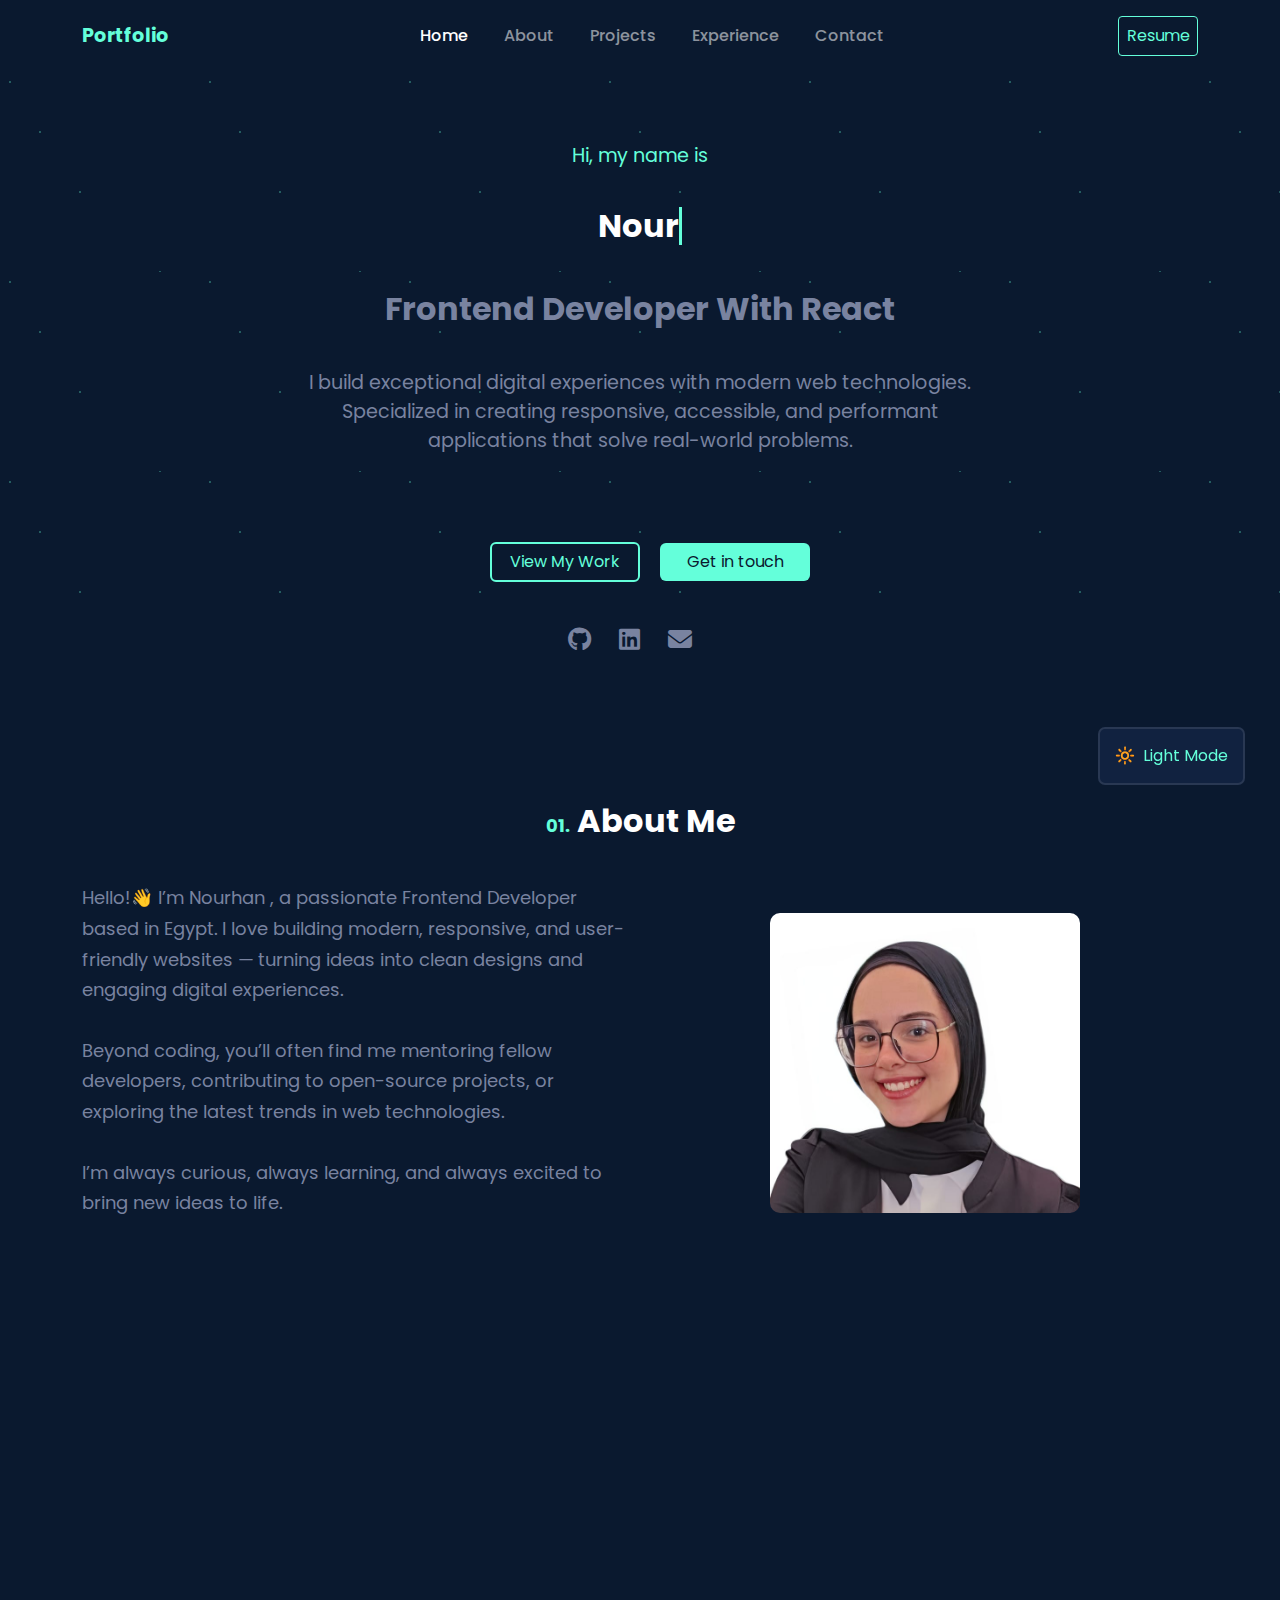
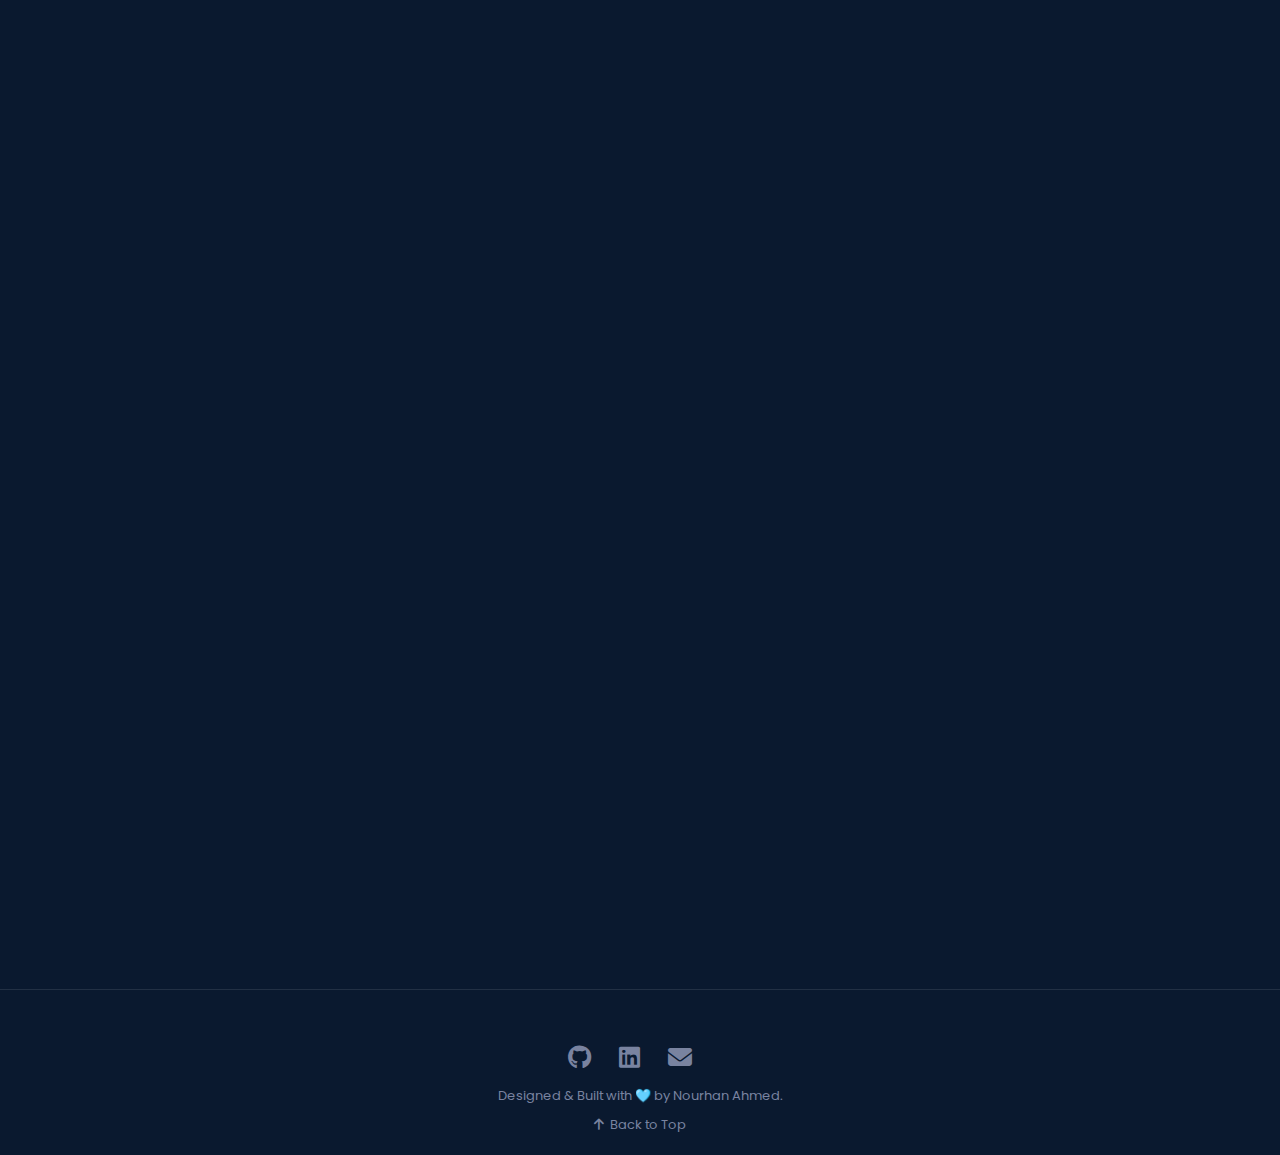
<file: index.html>
<!DOCTYPE html>
<html lang="en">
<head>
    <meta charset="UTF-8">
    <meta name="viewport" content="width=device-width, initial-scale=1.0">
    <title>Portfolio</title>
    <link href="https://fonts.googleapis.com/css2?family=Poppins:wght@400;500;700&display=swap" rel="stylesheet">
    <link rel="stylesheet" href="https://cdnjs.cloudflare.com/ajax/libs/font-awesome/6.4.0/css/all.min.css">
    <link href="https://cdn.jsdelivr.net/npm/bootstrap@5.3.3/dist/css/bootstrap.min.css" rel="stylesheet">
    <link rel="stylesheet" href="index.css">
</head>
<body>
    
  <main>
    <nav class="navbar navbar-expand-lg navbar-dark my-2 ">
        <div class="container d-flex">
            <div class="navbar-brand">Portfolio</div>
            <button class="navbar-toggler" type="button" data-bs-toggle="collapse" data-bs-target="#navbar" aria-controls="navbar" aria-expanded="false" aria-label="Toggle navigation">
      <span class="navbar-toggler-icon"></span>
    </button>

    <div class="collapse navbar-collapse" id="navbar">
        <ul class="navbar-nav  mx-auto my-sm-2 my-md-0">
            <li class="nav-item ">
                <a class="nav-link active " href="#home">Home</a>
            </li>
            <li class="nav-item">
                <a class="nav-link" href="#about">About</a>
            </li>
            
            <li class="nav-item">
                <a class="nav-link" href="#projects">Projects</a>
            </li>
            <li class="nav-item">
                <a class="nav-link" href="#Experience">Experience</a>
            </li>
            <li class="nav-item">
                <a class="nav-link" href="#contact">Contact</a>
            </li>
        </ul>
        <button class="Resume btn text-center"><a target="_blank "href="Nourhan Ahmed ElteibCV (3).pdf"  >Resume</a>
</button>
  

    </div>
        </div> 
        
    </nav>
    
 
   <section class="Home mb-5" id="home">
    
    <section class="container d-flex flex-column justify-content-center align-items-center text-center  one">
        <p style="color: var(--text); font-size: larger;">Hi, my name is</p>
        <h1 id="typed" class="typed auto-type">Nourhan Ahmed</h1>
        <p class="title">Frontend Developer With React</p>
        <p style="font-size: larger;">I build exceptional digital experiences with modern web technologies. Specialized in creating responsive, accessible, and performant applications that solve real-world problems.
        </p>
    </section>
    <section class="d-flex flex-column flex-sm-row justify-content-center align-items-center text-center">
        <button  class="btn View "><a href="#projects">View My Work</a></button>
        <button class="btn get"><a href="#contact">Get in touch</a></button>
    </section>

    <article class=" icons d-flex justify-content-center align-items-center text-center gap-2">
 <a href="https://github.com/NourElteib" target="_blank"><i class="fab fa-github"></i></a>
  <a href="https://www.linkedin.com/in/nour-eltieb-539304264/" target="_blank"><i class="fab fa-linkedin"></i></a>
  <a href="mailto:nourhan24803@gmail.com"><i class="fas fa-envelope"></i></a>

    </article>

    
    
    </section>
   
   </section>
<button class="mode d-flex gap-2 btn btn-outline dark"><span style="color: var(--text);">🔆</span> Light Mode</button>
    

   <section id="about" class="aboutt w-100">
    <section class="container  pt-4 ">
    <h2 class="head text-center ">
        <span>01.</span>
About Me</h2>
 
    <article class=" row justify-content-center ">
        <div class="para col-12 col-md-6 ">
            <p >Hello!👋 I’m Nourhan , a passionate Frontend Developer based in Egypt.
I love building modern, responsive, and user-friendly websites — turning ideas into clean designs and engaging digital experiences.
</p>
<p>
Beyond coding, you’ll often find me mentoring fellow developers, contributing to open-source projects, or exploring the latest trends in web technologies.
</p>
<p>I’m always curious, always learning, and always excited to bring new ideas to life.</p>
    <section class="tec" >
       <h6 style="color: var(--text);">Here are a few technologies I've been working with recently:</h6>
       <ul class="technologies">
        <li>
          <i class="fa-solid fa-caret-right"></i>
 HTML</li>
        <li><i class="fa-solid fa-caret-right"></i>
 CSS</li>
        <li><i class="fa-solid fa-caret-right"></i>
 bootstrap</li>
        <li><i class="fa-solid fa-caret-right"></i>
 Tailwind CSS</li>
        <li><i class="fa-solid fa-caret-right"></i>
 Java Script (ES6+)</li>                                                                                                                          
        <li><i class="fa-solid fa-caret-right"></i>
 SQL</li>
        <li><i class="fa-solid fa-caret-right"></i>
 My SQL</li>
        <li><i class="fa-solid fa-caret-right"></i>
 Git & GitHub</li>
       </ul>
    </section>
        </div>
 <div class="col-12 col-md-6  d-flex  justify-content-center ">
    <div class="photo-wrapper"></div>
    <img class="myphoto" src="photos/WhatsApp Image 2025-08-11 at 11.21.11 PM.jpeg" alt="">
 </div>
 
    </article>
   </section>
   </section>
  
   <section class="projects" id="projects">
    <section class="container">
      <article class="d-flex justify-content-center">
        <h2 class="head text-center "><span>02.</span> Projects</h2>
      </article>
      <article class="proImg d-flex row justify-content-start">
        <img class="col-12 col-md-8"  src="photos/Screenshot 2025-10-07 211444.png" alt="">
      </article>

      <section class="proDetails d-flex row justify-content-end mb-4">
        <div class="col-12 col-md-7">
          <p style="color: var(--text); font-weight: lighter;">Featured Project</p>
        <h2>Personal Portfolio</h2>
        <p class="Details">
          A modern, responsive portfolio website showcasing my skills and projects as a Front-End Developer 
        </p>
        <ul>
          <li>HTML</li>
          <li>CSS</li>
          <li>bootstrap</li>
          <li>Java Script</li>
        </ul>
        <div class="icons ">
          <a href="https://github.com/NourElteib/portfolio.git" target="_blank"><i class="fa-brands fa-github"></i></a>
          <a style="font-size: larger;" href="https://nourelteib.github.io/portfolio/" target="_blank"><i class="fa-solid fa-arrow-up-right-from-square"></i></a>
        </div>
        </div>
      </section>
      <section class="proImg d-flex row justify-content-start">
        <img class="col-12 col-md-8"  src="photos/Screenshot 2025-10-08 000558.png" alt="">
      </section>

      <section class="proDetails d-flex row justify-content-end mb-4">
        <div class="col-12 col-md-7">
          <p style="color: var(--text); font-weight: lighter;">Featured Project</p>
        <h2>KhedmaNow</h2>
        <p class="Details">
        KhedmaNow is a simple web app that allows users to browse, request, and manage different services easily.
It helps users find what they need quickly with a clean design and an organized layout for a smooth experience.
        </p>
        <ul>
          <li>HTML</li>
          <li>CSS</li>
          <li>bootstrap</li>
          <li>Java Script</li>
        </ul>
        <div class="icons ">
          <a href="https://github.com/alitobal-06/DEPI_Project.git" target="_blank"><i class="fa-brands fa-github"></i></a>
          <a style="font-size: larger;" href="https://alitobal-06.github.io/DEPI_Project/" target="_blank"><i class="fa-solid fa-arrow-up-right-from-square"></i></a>
        </div>
        </div>
      </section>
      <section class="proImg d-flex row justify-content-start">
        <img class="col-12 col-md-8"  src="Screenshot 2025-10-08 003859.png" alt="">
      </section>

      <section class="proDetails d-flex row justify-content-end mb-4">
        <div class="col-12 col-md-7">
          <p style="color: var(--text); font-weight: lighter;">Featured Project</p>
        <h2>Student Clearence</h2>
        <p class="Details">
       A web app that helps students complete their university clearance process easily.
It tracks department approvals digitally and saves time compared to traditional paper procedures.
        </p>
        <ul>
          <li>HTML</li>
          <li>CSS</li>
          <li>bootstrap</li>
          <li>Java Script</li>
        </ul>
        <div class="icons ">
          <a href="https://github.com/alitobal-06/DEPI_Project.git" target="_blank"><i class="fa-brands fa-github"></i></a>
          <a style="font-size: larger;" href="https://alitobal-06.github.io/DEPI_Project/" target="_blank"><i class="fa-solid fa-arrow-up-right-from-square"></i></a>
        </div>
        </div>
      </section>
    </section>
   </section>
   


    <section id="Experience">
      <div class="line"></div>
     <section class="container">
      <article class="d-flex justify-content-center">
        <h2 class="head mb-4"><span>03.</span> Experience & Education</h2>
      </article>
      
      <div class="row justify-content-center">
        <section class="col-11 col-lg-9 personalExperience">
          <h5>Bachelor in Computers and artificial intelligence</h5>
          <h6 class="d-flex flex-column flex-md-row gap-2 justify-content-between" style="color: var(--text);">South Valley National University <span style="color: var(--secondary);">
           Oct 2022 - Now</span></h6>
          <div>
            <h6>
            Computer Science department</h6>
          <h6>
            GPA: 3.41/4.00</h6>
          </div>
        </section>


        <section class="col-11 col-lg-9 personalExperience">
          <h5>Frontend Trainee</h5>
          <h6 class="d-flex flex-column flex-md-row gap-2 justify-content-between" style="color: var(--text);">Digital Egypt Pioneers Initiative (DEPI)<span style="color: var(--secondary);">
           Jun 2025 – Now</span></h6>
          <div>
            <h6>
            Training on modern web technologies to build responsive and user-friendly applications</h6>
          </div>
        </section>

        <section class="col-11 col-lg-9 personalExperience">
          <h5>WordPress Intern</h5>
          <h6 class="d-flex flex-column flex-md-row gap-2 justify-content-between" style="color: var(--text);">NetArabia<span style="color: var(--secondary);">
           August 2025</span></h6>
          <div>
            <h6>
            Built and customized WordPress websites using Elementor and basic front-end tools (HTML, CSS)</h6>
          </div>
        </section>


        <section class="col-11 col-lg-9 personalExperience">
          <h5>Mentor</h5>
          <h6 class="d-flex flex-column flex-md-row gap-2 justify-content-between" style="color: var(--text);">ICPC Community at South Valley National University <span style="color: var(--secondary);">
            Oct 2023 – Now</span></h6>
          <div>
            <h6>
            Guiding students in problem-solving and competitive programming, sharing resources, and supporting teams 
preparing for ECPC contests</h6>
          
          </div>
        </section>
      </div>
     </section>
    </section>

    <section id="contact">
    <section class="container ">
      
      <div class="d-flex flex-column align-items-center text-center Get">
        <h2 class="head"><span>04.</span> Get In Touch</h2>
        <p style="font-size: large;">I'm always open to discussing new opportunities, interesting projects, or just having a chat about technology. Whether you have a question or just want to say hi, I'll do my best to get back to you!</p>
      </div>
         
     
      <!--Form-->
      <section class="d-flex row justify-content-center ">
        <article class="sendMassage col-11 col-lg-4 me-lg-4">

          <h5 style="color: var(--white);; ">Send me a message</h5>
        <form action="" class="row "> 
  
  
  <div class="col-md-6">
    <div class="d-flex flex-column">
      <label for="fName">First Name</label>
      <input type="text" id="fName" class="" placeholder="John">
    </div>
  </div>

  <div class="col-md-6">
    <div class="d-flex flex-column">
      <label for="lName">Last Name</label>
      <input type="text" id="lName" class="" placeholder="Doe">
    </div>
  </div>

  
  <div class="col-12">
    <div class="d-flex flex-column">
      <label for="email">Email</label>
      <input type="email" id="email" class="" placeholder="John@example.com">
    </div>
  </div>

  <div class="col-12">
    <div class="d-flex flex-column">
      <label for="subject">Subject</label>
      <input type="text" id="subject"  placeholder="Let's work together!">
    </div>
  </div>

  
  <div class="col-12">
    <div class="d-flex flex-column ">
      <label for="message">Message</label>
      <input type="text" id="message"  placeholder="Tell me about your project...">
    </div>
  </div>

 
  <div class="col-12">
    <button class="btn btn-outline w-100" type="submit">
      <i class="fa-regular fa-paper-plane me-1"></i>
      Send Message
    </button>
  </div>
</form>
      </article>



        <section class="col-11 col-lg-4">

          <!--Connect-->
          <article  class="connect row">
            <h5 style="color: var(--white);">Let's connect</h5>
        <article>
          <i class="fas fa-envelope"></i>
          nourhan24803@gmail.com
        </article>
        <article>
          📍
         Qena , Egypt
        </article>
        <article>
          ⏰
          Available for freelance work
        </article>
         
        <p>Follow me</p>
        <article class=" icons d-flex justify-content-start  ">
 <a href="https://github.com/NourElteib" target="_blank"><i class="fab fa-github"></i></a>
  <a href="https://www.linkedin.com/in/nour-eltieb-539304264/" target="_blank"><i class="fab fa-linkedin"></i></a>
  <a href="mailto:nourhan24803@gmail.com"><i class="fas fa-envelope"></i></a>
    </article>
      </article>


      <!--Response-->
      <article class="response row">
        <h6 style="color: var(--white);">Quick Response</h6>
        <p >I typically respond to emails within 24 hours. For urgent matters, feel free to reach out on LinkedIn or Twitter for a faster response.</p>
      </article>
        </section>
      
      </section>
      
    </section>
  </section>
   
   <div class="br"></div>

   <footer class="footer d-flex flex-column align-items-center">
   <article class=" icons d-flex justify-content-center align-items-center text-center gap-2">
 <a href="https://github.com/NourElteib" target="_blank"><i class="fab fa-github"></i></a>
  <a href="https://www.linkedin.com/in/nour-eltieb-539304264/" target="_blank"><i class="fab fa-linkedin"></i></a>
  <a href="mailto:nourhan24803@gmail.com"><i class="fas fa-envelope"></i></a>
   </article>

   <article>Designed & Built with 🩵 by Nourhan Ahmed.
</article>
   
<article class="back">
 <a href="#home">
   <i class="fa-solid fa-arrow-up"></i>
  Back to Top
 </a>
</article>
   </footer>
  </main>
  
  


<script>
const text = "Nourhan Ahmed";
const typingElement = document.getElementById("typed");
let index = 0;
let isDeleting = false;

function typeEffect() {
  if (!isDeleting) {
    typingElement.textContent = text.slice(0, index++);
    if (index > text.length) {
      isDeleting = true;
      setTimeout(typeEffect, 1500); 
      return;
    }
  } else {
    typingElement.textContent = text.slice(0, index--);
    if (index === 1) {
      isDeleting = false;
    }
  }
  const speed = isDeleting ? 80 : 150;
  setTimeout(typeEffect, speed);
}

typeEffect();

const sections = document.querySelectorAll("section");

const observer = new IntersectionObserver(entries => {
  entries.forEach(entry => {
    if (entry.isIntersecting) {
      entry.target.classList.add("show");
    }
  });
});

sections.forEach(section => {
  observer.observe(section);
});



const btn = document.querySelector(".mode");
let nav = document.querySelector(".navbar");

btn.addEventListener("click", () => {
  document.body.classList.toggle("light-mode");
    btn.textContent = document.body.classList.contains("light-mode") ? "🌙 Dark Mode" : "🔆 Light Mode";
  nav.classList.toggle("navbar-dark");
nav.classList.toggle("navbar-light");
btn.classList.toggle("light")
});


</script>


  <script src="https://cdn.jsdelivr.net/npm/bootstrap@5.3.3/dist/js/bootstrap.bundle.min.js"></script>
</body>
</html>
</file>
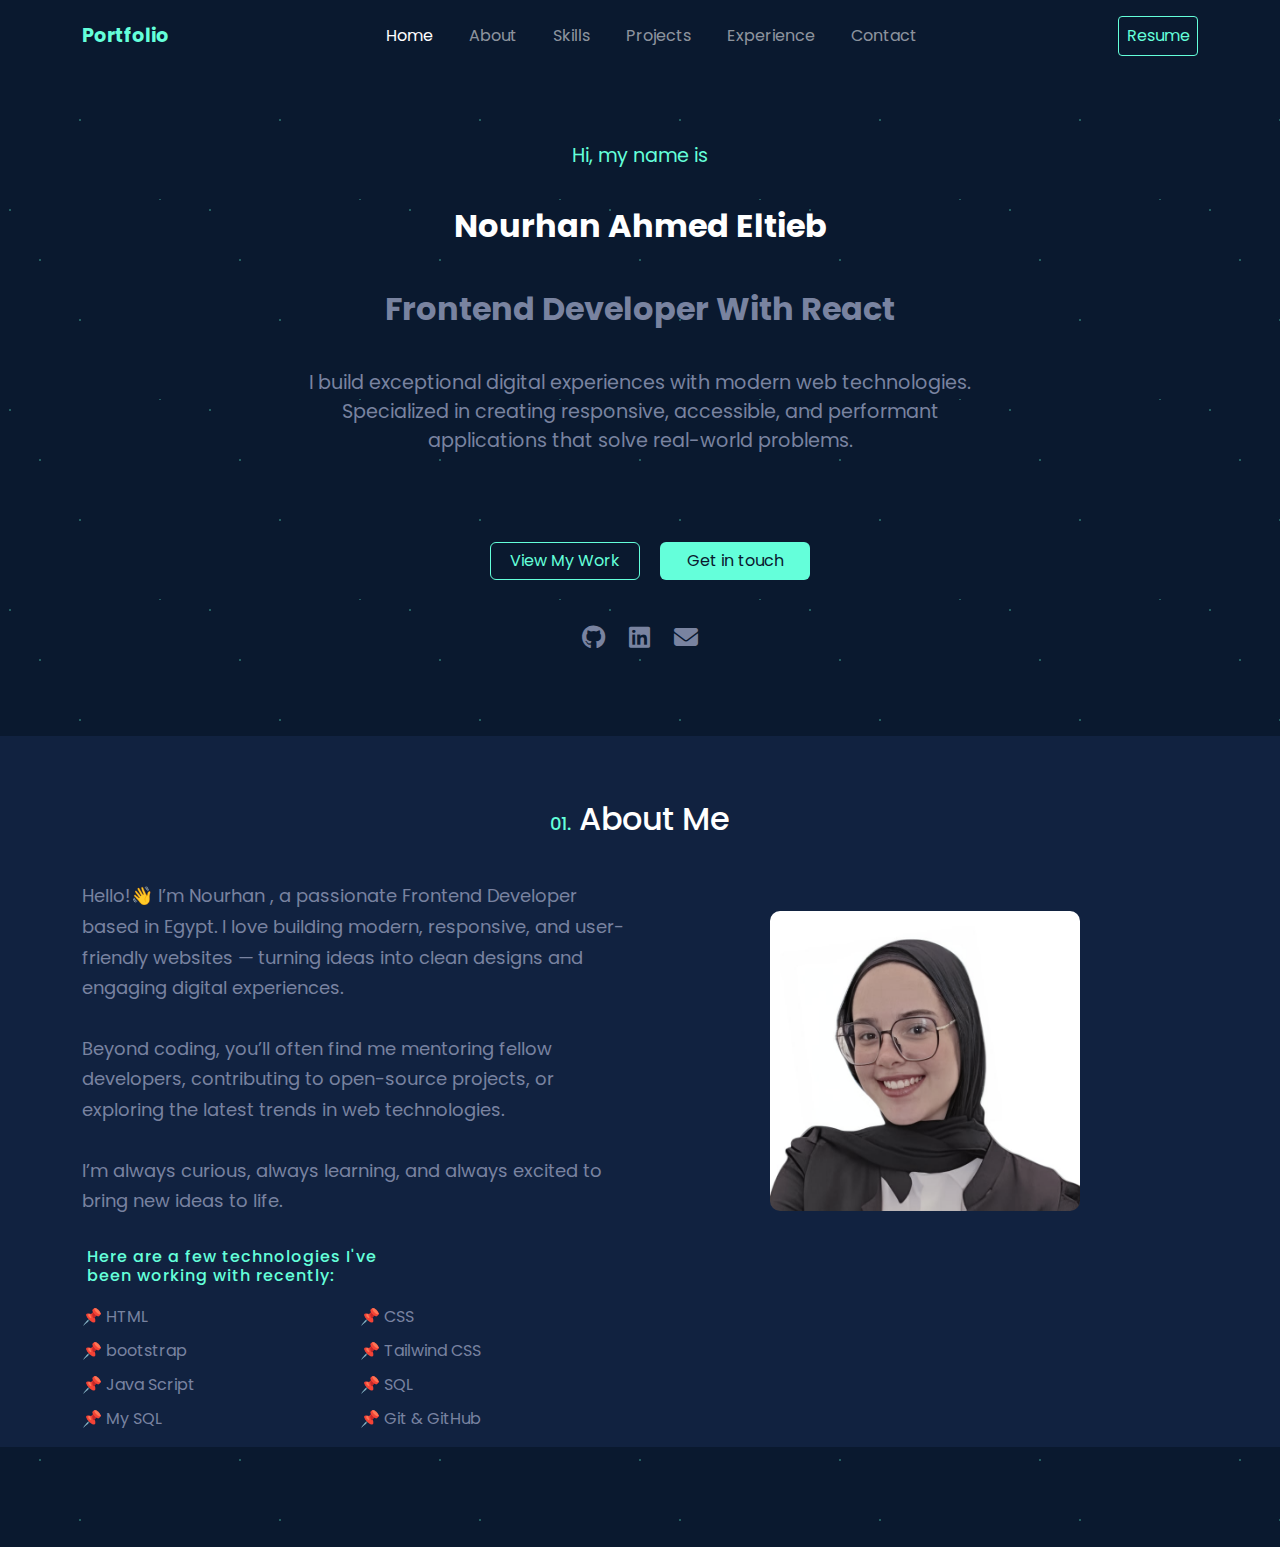
<file: port.html>
<!DOCTYPE html>
<html lang="en">
<head>
    <meta charset="UTF-8">
    <meta name="viewport" content="width=device-width, initial-scale=1.0">
    <title>Portfolio</title>
    <link href="https://fonts.googleapis.com/css2?family=Poppins:wght@400;500;700&display=swap" rel="stylesheet">
    <link rel="stylesheet" href="https://cdnjs.cloudflare.com/ajax/libs/font-awesome/6.4.0/css/all.min.css">
    <link href="https://cdn.jsdelivr.net/npm/bootstrap@5.3.3/dist/css/bootstrap.min.css" rel="stylesheet">
    <link rel="stylesheet" href="port.css">
</head>
<body>
    
  <main>
    <nav class="navbar navbar-expand-lg navbar-dark my-2 ">
        <div class="container d-flex">
            <div class="navbar-brand">Portfolio</div>
            <button class="navbar-toggler" type="button" data-bs-toggle="collapse" data-bs-target="#navbar" aria-controls="navbar" aria-expanded="false" aria-label="Toggle navigation">
      <span class="navbar-toggler-icon"></span>
    </button>

    <div class="collapse navbar-collapse" id="navbar">
        <ul class="navbar-nav  mx-auto my-sm-2 my-md-0">
            <li class="nav-item ">
                <a class="nav-link active " href="#home">Home</a>
            </li>
            <li class="nav-item">
                <a class="nav-link" href="#about">About</a>
            </li>
            <li class="nav-item">
                <a class="nav-link" href="#">Skills </a>
            </li>
            <li class="nav-item">
                <a class="nav-link" href="#">Projects</a>
            </li>
            <li class="nav-item">
                <a class="nav-link" href="#">Experience</a>
            </li>
            <li class="nav-item">
                <a class="nav-link" href="#">Contact</a>
            </li>
        </ul>
        <button class="Resume btn text-center"><a target="_blank "href="Nourhan Ahmed ElteibCV (3).pdf"  >Resume</a>
</button>
    </div>
        </div> 
        
    </nav>

   <section class="Home mb-5" id="home">
    
    <section class="container d-flex flex-column justify-content-center align-items-center text-center  one">
        <p style="color: var(--text); font-size: larger;">Hi, my name is</p>
        <h1 class="myname">Nourhan Ahmed Eltieb</h1>
        <p class="title">Frontend Developer With React</p>
        <p style="font-size: larger;">I build exceptional digital experiences with modern web technologies. Specialized in creating responsive, accessible, and performant applications that solve real-world problems.
        </p>
    </section>
    <section class="d-flex flex-column flex-sm-row justify-content-center align-items-center text-center">
        <button class="btn View ">View My Work</button>
        <button class="btn get">Get in touch</button>
    </section>

    <section class=" icons d-flex justify-content-center align-items-center text-center gap-4">
 <a href="https://github.com/NourElteib" target="_blank"><i class="fab fa-github"></i></a>
  <a href="https://www.linkedin.com/in/nour-eltieb-539304264/" target="_blank"><i class="fab fa-linkedin"></i></a>
  <a href="mailto:nourhan24803@gmail.com"><i class="fas fa-envelope"></i></a>

  
    </section>
   
   </section>


   <section id="about" class="aboutt w-100">
    <section class="container  pt-4 ">
    <h2 class="head text-center ">
        <span>01.</span>
About Me</h2>
 
    <article class=" row justify-content-center ">
        <div class="para col-12 col-md-6 ">
            <p >Hello!👋 I’m Nourhan , a passionate Frontend Developer based in Egypt.
I love building modern, responsive, and user-friendly websites — turning ideas into clean designs and engaging digital experiences.
</p>
<p>
Beyond coding, you’ll often find me mentoring fellow developers, contributing to open-source projects, or exploring the latest trends in web technologies.
</p>
<p>I’m always curious, always learning, and always excited to bring new ideas to life.</p>
    <section class="tec">
       <h6 >Here are a few technologies I've been working with recently:</h6>
       <ul class="technologies">
        <li>📌 HTML</li>
        <li>📌 CSS</li>
        <li>📌 bootstrap</li>
          <li>📌 Tailwind CSS</li>
        <li>📌 Java Script </li>                                                                                                                          
        <li>📌 SQL</li>
        <li>📌 My SQL</li>
        <li>📌 Git & GitHub</li>
       </ul>
    </section>
        </div>
 <div class="col-12 col-md-6  d-flex  justify-content-center ">
    <div class="photo-wrapper"></div>
    <img class="myphoto" src="WhatsApp Image 2025-08-11 at 11.21.11 PM.jpeg" alt="">
 </div>
 
    </article>
   </section>
   </section>
  </main>
  <script src="https://cdn.jsdelivr.net/npm/bootstrap@5.3.3/dist/js/bootstrap.bundle.min.js"></script>
</body>
</html>
</file>
<file: index.css>
:root{
    --main:#0a192f;
    --text:#64ffda;
    --secondary:#7983A0;
    --dark-blue:#112240;
    --border: rgba(255, 255, 255, 0.1);
    --white:#fff;
}
body{
    background-color: var(--main);
    color: var(--secondary);
    font-family: 'Poppins', sans-serif;
    
}
html {
  scroll-behavior: smooth;
}

.Home {
  background-color: var(--main); 
  background-image:
    radial-gradient(1px 1px at 10px 10px, #64ffda, transparent),
    radial-gradient(1px 1px at 40px 60px, #64ffda, transparent),
    radial-gradient(1px 1px at 80px 120px, #64ffda, transparent),
    radial-gradient(1px 1px at 160px 200px, #64ffda, transparent),
    radial-gradient(1px 1px at 300px 80px, #64ffda, transparent);
  background-size: 200px 200px;
  animation: moveStars 30s linear infinite;
}


@keyframes moveStars {
  from {
    background-position: 0 0, 0 0, 0 0, 0 0, 0 0;
  }
  to {
    background-position: 1000px 1000px, 500px 500px, 800px 1200px, 700px 900px, 400px 800px;
  }
}


#typed{
    border-right: 3px solid #64ffda;
}
.nav-item{
    margin-left: 10px ;
    margin-right: 10px ;
    font-weight: 500;
}
.navbar-brand{
    color: var(--text);
    font-weight: 700;
    font-size: larger;
}
nav.navbar {
  position: sticky;
  top: 0;
  z-index: 100; 
  background-color: var(--main); 
  
}
.Resume{
    background-color: var(--main);
    color: var(--text) !important;
    max-width: 80px;
    height: 40px;
    border-radius: 4px;
    border: var(--text) 1px solid;
    text-align: center;
    display: flex;
    align-items: center;   
  justify-content: center;
  color: inherit;
}
.Resume a{
    text-decoration: none;
    outline: none;
    color: var(--text);
}
.Resume:hover{
    background-color: var(--text);
    a{
        color: var(--main) !important;
    }
    
}
.navbar-toggler{
   border: none;
}
 .nav-link:hover {
 color: var(--text) !important;

}
.one{
    min-height:  450px;
    
}
.View{
    background-color: var(--main);
    color: var(--text) !important;
    border: var(--text) 2px solid !important;
     width: 150px;
     margin: 20px;
}
.View:hover,
.get,
.get:hover{
    background-color: var(--text);
    color: var(--main) !important;
    width: 150px;
}
h1{
    color: var(--white);
    font-size: xx-large;
    font-weight:bolder;
    margin: 20px;
}
.title{
    font-size: xx-large;
    font-weight: bold;
}
p {
  white-space: normal;
  max-width: 700px;
  margin-top: 20px;
}
.icons a{
    color: var(--secondary);
    font-size: x-large;
    margin-top: 20px;
     transition: all 0.2s ease;
}
.icons a:hover{
    color: var(--text);
    margin-top: 10px;
   
}

.aboutt{
    background-color: var(--main);
    margin-top: 80px;
    height: fit-content;
    width: 100% !important;
   
}

.head> span{
    color: var(--text);
    font-size: large !important;
    margin-left: 50px;

}
.head{
    color: var(--white);
    margin-top: 40px;
    text-align: center;
    padding-bottom: 15px;
    font-weight: bold;
    margin-right: 50px;
    
}

.myphoto{
  width: 310px;  
  height: 300px;
  margin-bottom: 30px;
  object-fit: cover;
  border-radius: 10px;
  margin-top: 50px;
  z-index: 2;
  position: relative;
   transition: transform 0.6s cubic-bezier(.22,.9,.28,1); 
  
}

.photo-wrapper{
    position: relative;
    display: inline-block;
   
}
/* .{
    content: "";
    position: absolute;
   top: 68px;
   left: 30px;
   width: 300px;  
  height: 300px;
  border: 2px solid var(--text);
  border-radius: 10px;
 
} */
.down{
   color: var(--text);
    margin-right: 100px;
    font-size: xx-large;
    position: absolute;
}
.para p{
    line-height: 1.7;
    margin-bottom: 30px;
    font-size: large;
}
.para{
    max-width: 700px;
    
}
.tec h6{
    color: var(---blue);
    letter-spacing: 1px;
    margin-left: 5px;
    max-width: 300px;
    margin-bottom: 20px;
}
.tec ul li{
    list-style: none;
   
}

.technologies{
    display: grid;
    grid-template-columns: repeat(2, minmax(140px, 1fr));
    gap: 10px;
    padding: 0;
}
.technologies i{
    color:var(--text);
}

.projects{
    background-color: var(--main) !important;
}



.proImg img{
   
    height: 400px;
    filter: grayscale(25%);
    margin-top: 50px;
    border-radius: 30px;
    
}
.proImg img:hover{
   filter:contrast(90%);
}
.proDetails h2{
    color: var(--white);
    font-weight: bold;
    font-size: larger;
    
    margin-top: 15px;
}
.Details{
    background-color: var(--dark-blue);
    font-size: medium;
    padding: 30px;
    border-radius: 10px;
    border: 1px var(--border) solid;
   
}
.proDetails ul{
    display: flex;
    padding: 0;
    
}
.proDetails ul li{
    list-style: none;
    padding: 3px 10px;
    background-color: var(--main);
    border-radius: 6px;
    border: 1px var(--border) solid;
    text-align: center;
   margin-right: 7px;
   font-size:small;
}
.icons a{
    margin-right: 20px;
    font-size: x-large;
   
}
#Experience{
    background-color: var(--main);
    
}

.personalExperience{
    background-color: var(--dark-blue);
    padding: 30px;
    border-radius: 10px;
    border: 1px var(--border) solid;
    margin-bottom: 40px;
    position: relative;
    transition: all 0.2s ease;
}  
.personalExperience:hover{
    transform: scale(1.02);
}
.personalExperience::before {
  content: "";
  position: absolute;
  left: 0%;
  top: 10%;
  width: 2px;
  height: 80%;
  background-color: var(--text);
  border-radius: 5px;
}

.personalExperience > h5{
    color: var(--white);
   
}
.personalExperience i{
    color: var(--text);
    margin-right: 5px;
}
.personalExperience >div{
    margin-top: 20px;
}
#contact{
    background-color: var(--main);
    padding-bottom: 60px;
}
.sendMassage,
.connect,
.response{
    background-color: var(--dark-blue);
    padding: 25px;
    border-radius: 10px;
    border: 1px var(--border) solid;
    margin-bottom: 23px;

}
.sendMassage{
    padding: 40px;
    
}
.sendMassage >h5,
.connect >h5,
.response>h6{
    margin-bottom: 20px;
}
.sendMassage label{
    color: var(--white);
    margin-bottom: 5px;
}
.sendMassage input{
    background-color: var(--dark-blue);
    border-radius: 8px;
    border: 1px var(--border) solid;
    padding: 5px 0px 5px 10px;
    margin-bottom: 15px;
   color:#E6F1FF ;
   caret-color: var(--white);
}
.sendMassage input::placeholder{
    color: var(--secondary) !important;
    font-size: small;
}
#message{
   padding-bottom:30px ;
}

.sendMassage button,
.sendMassage button:hover{
  background-color: var(--text);
  color: var(--dark-blue);
  
}
.sendMassage input:focus{
   box-shadow: 0px 0px 4px var(--text);
   outline: none;
   border-color: var(--text);
}
input:-webkit-autofill {
  -webkit-box-shadow: 0 0 0 1000px var(--main) inset !important;
  -webkit-text-fill-color: var(--white) !important;
 
 
}


.connect>article{
    margin-bottom: 15px;
}
.connect>article i{
    margin-right: 5px;
}
.connect >p{
   color: var(--white);
   margin-top: 20px;
  
}
.connect >section{
    margin-top: -25px;
}
.response >p{
    font-size: medium;
}
.Get >h2{
 margin-bottom: -10px;

}

.br{
    background-color: var(--border);
    height: 1px;
   
}

footer{
   
    background-color: var(--main);
    padding: 20px;
    font-size: small;
}
footer >.icons a{
    font-size: x-large !important;
}
footer >article{
    margin-top: 10px;
}
.back i{
 margin-right: 3px;
 
}
.back:hover{
    color: var(--text) !important;
}
a{
    text-decoration: none;
    color: inherit;
}
section {
  opacity: 0;
  transform: translateY(30px);
  transition: all 0.8s ease-out;
}
section.show {
  opacity: 1;
  transform: translateY(0);
}
.light-mode {
  --main: #f0f4f8;
  --dark-blue:#FFFFFF;
  --text:  #0D9488;
  --secondary: #475569;
  --secondaryy: #0F172A;
  --white:#0F172A;
  --border:#e0e0e0;

  #typed,
  .head{
    color: #0F172A !important;
  }
  .sendMassage input ,
  .proDetails ul li{
    background-color: #F3F4F6;
    color: #0a192f;
    caret-color: black;
  }

}
    .mode,.mode:hover{
        bottom: 100px;    
    right: 20px;
    position:fixed;
    z-index: 30;
    padding: 15px;
        margin: 15px;
        justify-content: center;
        transition: all 0.4s ease;
        border: 2px var(--border) solid;
        border-radius: 7px;
        animation: floatUpDown 1.5s ease-in-out infinite;
      
    }
    @keyframes floatUpDown {
  0%, 100% {
    transform: translateY(0);
  }
  50% {
    transform: translateY(-15px); 
  }
}
.dark,.dark:hover{
    background-color: var(--dark-blue);
    color: var(--text);
   
}
.dark:hover{
    transform: scale(1.1);
}
.light,.light:hover{
    
    color: var(--text) ;
   
   
}
</file>
<file: port.css>
:root{
    --main:#0a192f;
    --text:#64ffda;
    --secondary:#7983A0;
    --dark-blue:#112240;
}
body{
    background-color: var(--main);
    color: var(--secondary);
    font-family: 'Poppins', sans-serif;
    
}
body {
  background-color: #0a192f; 
  background-image:
    radial-gradient(1px 1px at 10px 10px, #64ffda, transparent),
    radial-gradient(1px 1px at 40px 60px, #64ffda, transparent),
    radial-gradient(1px 1px at 80px 120px, #64ffda, transparent),
    radial-gradient(1px 1px at 160px 200px, #64ffda, transparent),
    radial-gradient(1px 1px at 300px 80px, #64ffda, transparent);
  background-size: 200px 200px;
  animation: moveStars 30s linear infinite;
}


@keyframes moveStars {
  from {
    background-position: 0 0, 0 0, 0 0, 0 0, 0 0;
  }
  to {
    background-position: 1000px 1000px, 500px 500px, 800px 1200px, 700px 900px, 400px 800px;
  }
}



.nav-item{
    margin-left: 10px ;
    margin-right: 10px ;
}
.navbar-brand{
    color: var(--text);
    font-weight: 700;
    font-size: larger;
}
nav.navbar {
  position: sticky;
  top: 0;
  z-index: 100; 
  background-color: var(--main); 
  
}



.Resume{
    background-color: var(--main);
    color: #64ffda !important;
    max-width: 80px;
    height: 40px;
    border-radius: 4px;
    border: #64ffda 1px solid;
    text-align: center;
    display: flex;
    align-items: center;   
  justify-content: center;
  color: inherit;
}
.Resume a{
    text-decoration: none;
    outline: none;
    color: var(--text);
}
.Resume:hover{
    background-color: var(--text);
    a{
        color: var(--main) !important;
    }
    
}
.navbar-toggler{
   border: none;
}
 .nav-link:hover {
 color: var(--text) !important;

}
.one{
    min-height:  450px;
    
}
.View{
    background-color: var(--main);
    color: var(--text) !important;
    border: #64ffda 1px solid !important;
     width: 150px;
     margin: 20px;
}
.View:hover,
.get,
.get:hover{
    background-color: var(--text);
    color: var(--main) !important;
    width: 150px;
}
h1{
    color: #fff;
    font-size: xx-large;
    font-weight:bolder;
    margin: 20px;
}
.title{
    font-size: xx-large;
    font-weight: bold;
}
p {
  white-space: normal;
  max-width: 700px;
  margin-top: 20px;
}
.icons a{
    color: var(--secondary);
    font-size: x-large;
    margin-top: 20px;
}
.icons a:hover{
    color: var(--text);
    margin-top: 10px;
}

.aboutt{
    background-color: var(--dark-blue);
    margin-top: 80px;
    height: fit-content;
    width: 100% !important;
    margin-bottom: 100px;
}

.head> span{
    color: var(--text);
    font-size: large !important;
    margin-left: 50px;

}
.head{
    color: #fff;
    margin-top: 40px;
    text-align: start;
    padding-bottom: 15px;
    font-weight: larger;
    margin-right: 50px;
}

.myphoto{
  width: 310px;  
  height: 300px;
  margin-bottom: 30px;
  object-fit: cover;
  border-radius: 10px;
  margin-top: 50px;
  z-index: 2;
  position: relative;
   transition: transform 0.6s cubic-bezier(.22,.9,.28,1); 
   filter: grayscale(50%);
}
.{
   transform: translate(18px,19px);
   filter: grayscale(0%);
}
.photo-wrapper{
    position: relative;
    display: inline-block;
   
}
.{
    content: "";
    position: absolute;
   top: 68px;
   left: 30px;
   width: 300px;  
  height: 300px;
  border: 2px solid var(--text);
  border-radius: 10px;
 
}
.down{
   color: var(--text);
    margin-right: 100px;
    font-size: xx-large;
    position: absolute;
}
.para p{
    line-height: 1.7;
    margin-bottom: 30px;
    font-size: large;
}
.para{
    max-width: 700px;
    
}
.tec h6{
    color: var(--text);
    letter-spacing: 1px;
    margin-left: 5px;
    max-width: 300px;
    margin-bottom: 20px;
}
.tec ul li{
    list-style: none;
   
}

.technologies{
    display: grid;
    grid-template-columns: repeat(2, minmax(140px, 1fr));
    gap: 10px;
    padding: 0;

}
</file>
